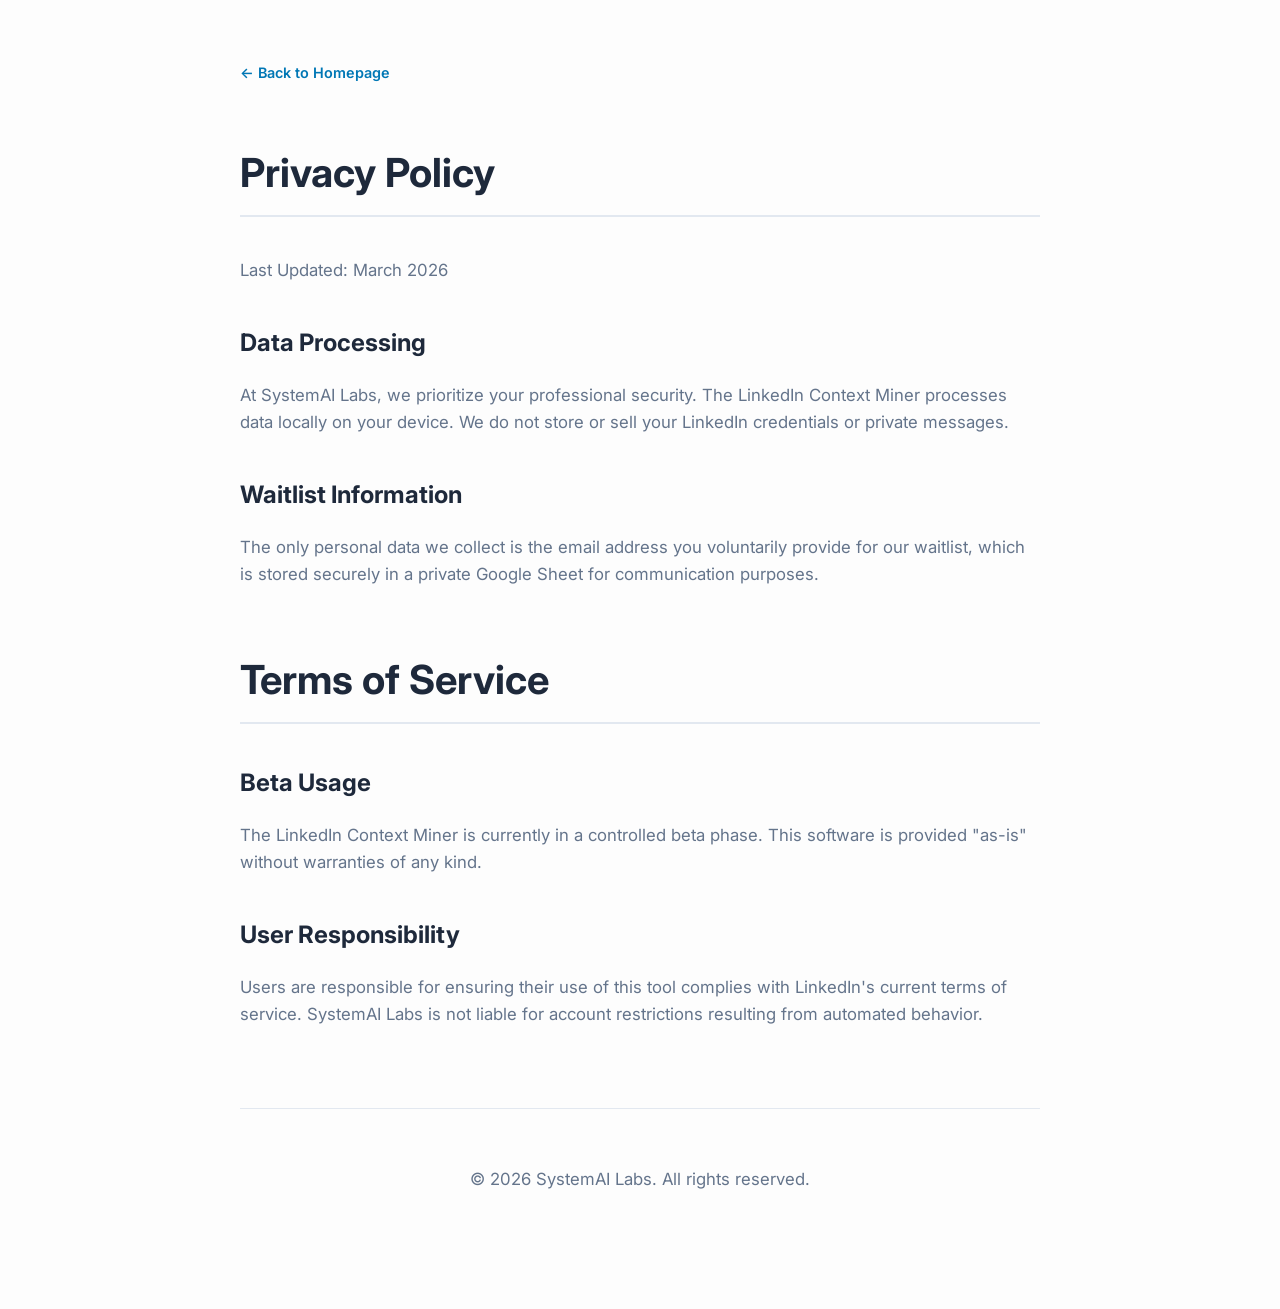
<file: legal.html>
<!DOCTYPE html>
<html lang="en">
<head>
    <meta charset="UTF-8">
    <meta name="viewport" content="width=device-width, initial-scale=1.0">
    <title>Legal | SystemAI Labs</title>
    <link href="https://fonts.googleapis.com/css2?family=Inter:wght@300;400;600;700&display=swap" rel="stylesheet">
    <style>
        :root {
            --primary: #0077b5; 
            --bg: #fdfdfd;
            --text: #334155;
            --border: #e2e8f0;
        }
        body {
            font-family: 'Inter', sans-serif;
            background-color: var(--bg);
            color: var(--text);
            margin: 0;
            line-height: 1.6;
        }
        .container {
            max-width: 800px;
            margin: 0 auto;
            padding: 60px 20px;
        }
        .back-link {
            display: inline-block;
            margin-bottom: 30px;
            color: var(--primary);
            text-decoration: none;
            font-weight: 600;
            font-size: 0.9rem;
        }
        h1 {
            font-size: 2.5rem;
            color: #1e293b;
            margin-bottom: 40px;
            border-bottom: 2px solid var(--border);
            padding-bottom: 10px;
        }
        h2 {
            font-size: 1.5rem;
            color: #1e293b;
            margin-top: 40px;
        }
        p, li {
            color: #64748b;
            font-size: 1.05rem;
        }
        .legal-section {
            margin-bottom: 60px;
        }
        footer {
            margin-top: 80px;
            padding: 40px 0;
            border-top: 1px solid var(--border);
            text-align: center;
            color: #94a3b8;
            font-size: 0.85rem;
        }
    </style>
</head>
<body>

    <div class="container">
        <a href="index.html" class="back-link">← Back to Homepage</a>

        <div id="privacy" class="legal-section">
            <h1>Privacy Policy</h1>
            <p>Last Updated: March 2026</p>
            <h2>Data Processing</h2>
            <p>At SystemAI Labs, we prioritize your professional security. The LinkedIn Context Miner processes data locally on your device. We do not store or sell your LinkedIn credentials or private messages.</p>
            <h2>Waitlist Information</h2>
            <p>The only personal data we collect is the email address you voluntarily provide for our waitlist, which is stored securely in a private Google Sheet for communication purposes.</p>
        </div>

        <div id="terms" class="legal-section">
            <h1>Terms of Service</h1>
            <h2>Beta Usage</h2>
            <p>The LinkedIn Context Miner is currently in a controlled beta phase. This software is provided "as-is" without warranties of any kind.</p>
            <h2>User Responsibility</h2>
            <p>Users are responsible for ensuring their use of this tool complies with LinkedIn's current terms of service. SystemAI Labs is not liable for account restrictions resulting from automated behavior.</p>
        </div>

        <footer>
            <p>&copy; 2026 SystemAI Labs. All rights reserved.</p>
        </footer>
    </div>

</body>
</html>
</file>
